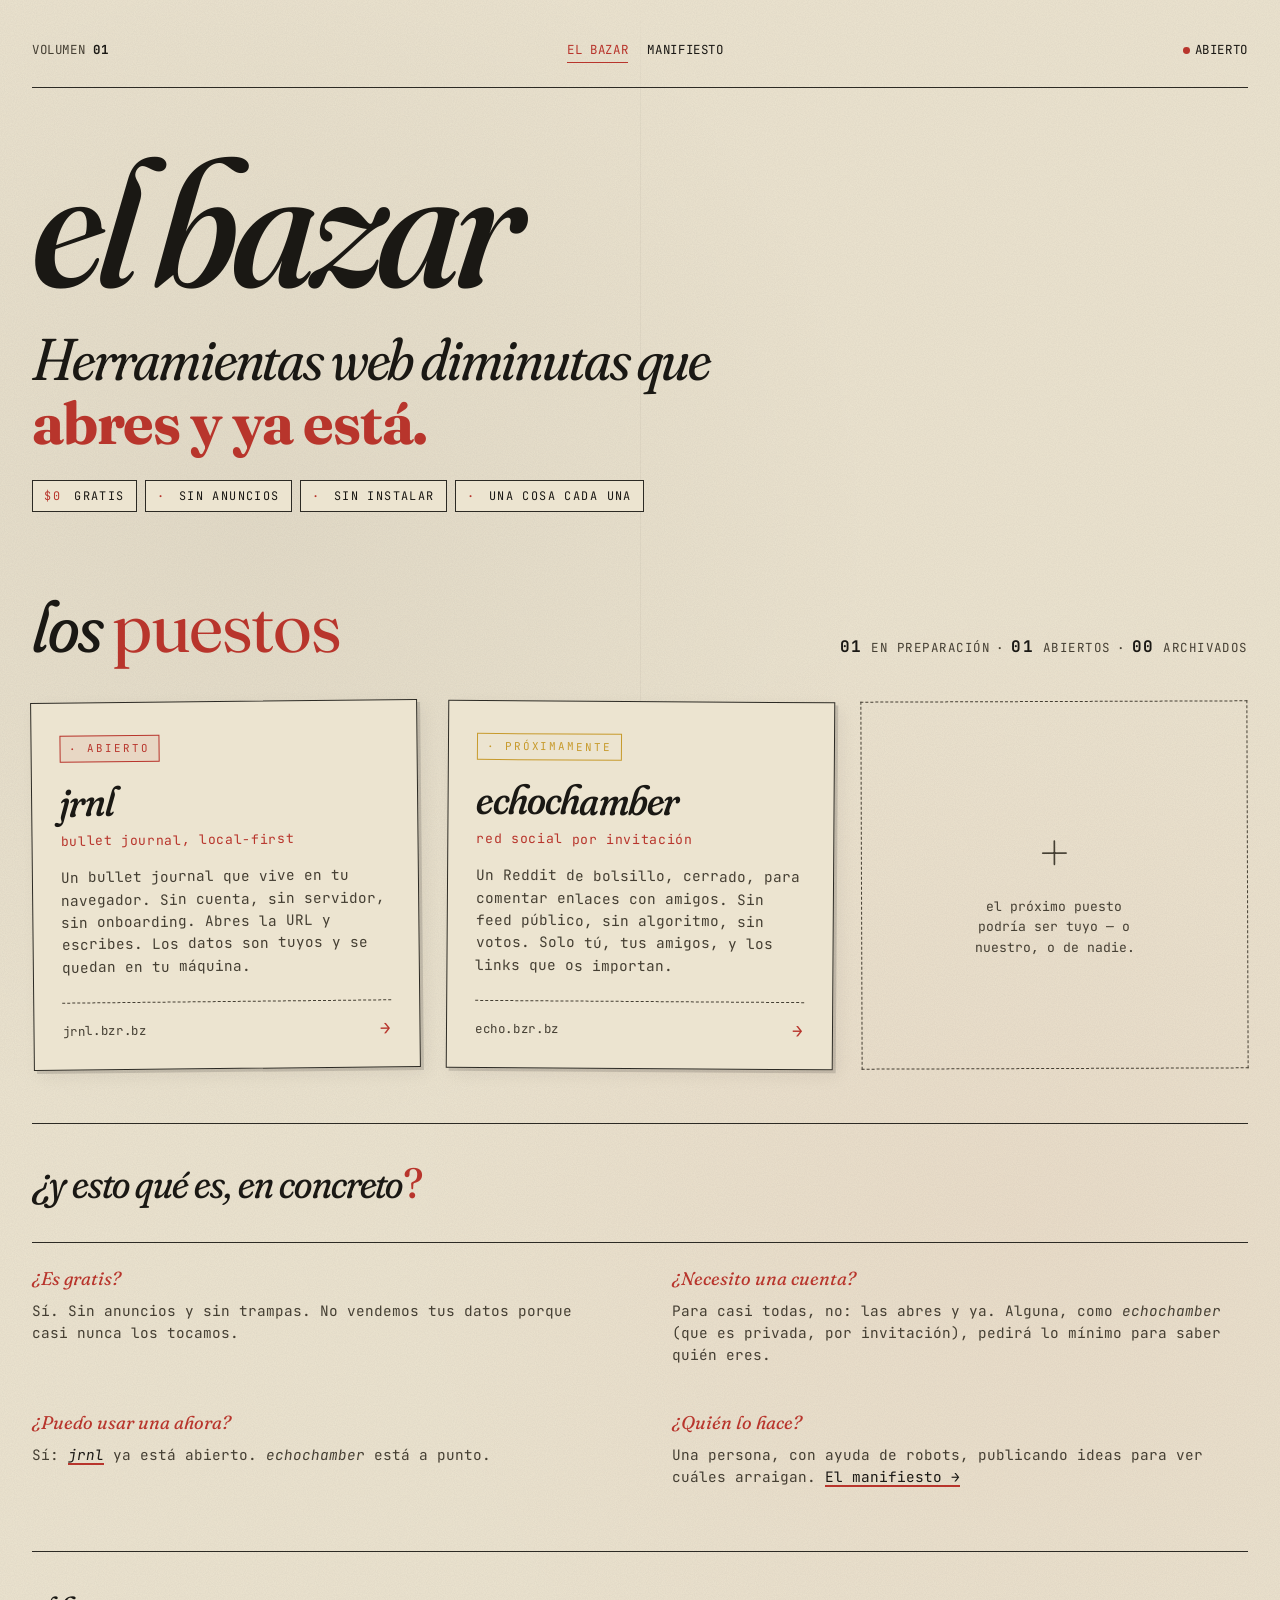
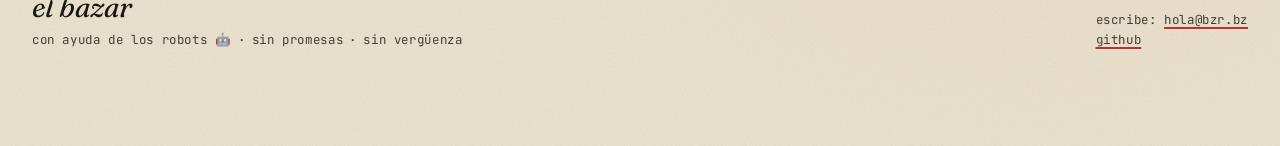
<file: index.html>
<!doctype html>
<html lang="es">
<head>
  <meta charset="utf-8" />
  <meta name="viewport" content="width=device-width, initial-scale=1" />
  <title>el bazar — herramientas web diminutas</title>
  <meta name="description" content="el bazar: herramientas web pequeñas que abres y usas. Gratis, sin anuncios, sin instalar — una cosa cada una. Publicar pronto, publicar feo." />
  <link rel="preconnect" href="https://fonts.googleapis.com" />
  <link rel="preconnect" href="https://fonts.gstatic.com" crossorigin />
  <link href="https://fonts.googleapis.com/css2?family=Fraunces:ital,opsz,wght,SOFT,WONK@0,9..144,300..900,0..100,0..1;1,9..144,300..900,0..100,0..1&family=JetBrains+Mono:ital,wght@0,300..700;1,300..700&display=swap" rel="stylesheet" />
  <link rel="stylesheet" href="styles.css" />
</head>
<body>
  <div class="page">

    <div class="topbar">
      <div class="issue">volumen <strong>01</strong></div>
      <nav>
        <a href="/" aria-current="page">el bazar</a>
        <a href="/manifiesto.html">manifiesto</a>
      </nav>
      <div class="topbar-end">
        <span class="status-open"><span class="dot"></span>abierto</span>
      </div>
    </div>

    <!-- HERO llano (01) -->
    <section class="hero c-hero">
      <h1 class="wordmark">el bazar</h1>
      <p class="c-say">Herramientas web diminutas que <b>abres y ya está.</b></p>
      <div class="c-chips">
        <span><b>$0</b> gratis</span>
        <span><b>·</b> sin anuncios</span>
        <span><b>·</b> sin instalar</span>
        <span><b>·</b> una cosa cada una</span>
      </div>
    </section>

    <!-- LOS PUESTOS -->
    <section class="market">
      <header class="section-head">
        <h2>los <em>puestos</em></h2>
        <div class="count"><span><strong>01</strong> en preparación</span><span><strong>01</strong> abiertos</span><span><strong>00</strong> archivados</span></div>
      </header>

      <div class="stalls">
        <a class="stall" href="https://jrnl.bzr.bz">
          <span class="status status--open">· abierto</span>
          <h3 class="name">jrnl</h3>
          <p class="tagline-txt">bullet journal, local-first</p>
          <p>Un bullet journal que vive en tu navegador. Sin cuenta, sin servidor, sin onboarding. Abres la URL y escribes. Los datos son tuyos y se quedan en tu máquina.</p>
          <footer>
            <span>jrnl.bzr.bz</span>
            <span class="arrow" aria-hidden="true">→</span>
          </footer>
        </a>

        <a class="stall" href="https://echo.bzr.bz" aria-disabled="true">
          <span class="status status--soon">· próximamente</span>
          <h3 class="name">echochamber</h3>
          <p class="tagline-txt">red social por invitación</p>
          <p>Un Reddit de bolsillo, cerrado, para comentar enlaces con amigos. Sin feed público, sin algoritmo, sin votos. Solo tú, tus amigos, y los links que os importan.</p>
          <footer>
            <span>echo.bzr.bz</span>
            <span class="arrow" aria-hidden="true">→</span>
          </footer>
        </a>

        <div class="stall empty" aria-hidden="true">
          <div class="plus">+</div>
          <p>el próximo puesto podría ser tuyo — o nuestro, o de nadie.</p>
        </div>
      </div>
    </section>

    <!-- PREGUNTAS RAZONABLES (03) -->
    <div class="c-faq-head">
      <h2>¿y esto qué es, en concreto<span class="mark">?</span></h2>
    </div>
    <div class="c-faq">
      <div>
        <div class="c-item" style="border-width: 0px">
          <dt>¿Es gratis?</dt>
          <dd>Sí. Sin anuncios y sin trampas. No vendemos tus datos porque casi nunca los tocamos.</dd>
        </div>
      </div>
      <div>
        <div class="c-item" style="border-width: 0px">
          <dt>¿Necesito una cuenta?</dt>
          <dd>Para casi todas, no: las abres y ya. Alguna, como <em>echochamber</em> (que es privada, por invitación), pedirá lo mínimo para saber quién eres.</dd>
        </div>
      </div>
      <div>
        <div class="c-item" style="border-width: 0px">
          <dt>¿Puedo usar una ahora?</dt>
          <dd>Sí: <a href="https://jrnl.bzr.bz"><em>jrnl</em></a> ya está abierto. <em>echochamber</em> está a punto.</dd>
        </div>
      </div>
      <div>
        <div class="c-item" style="border-width: 0px">
          <dt>¿Quién lo hace?</dt>
          <dd>Una persona, con ayuda de robots, publicando ideas para ver cuáles arraigan. <a href="/manifiesto.html">El manifiesto →</a></dd>
        </div>
      </div>
    </div>

    <footer class="site">
      <div>
        <div class="sig">el bazar</div>
        <div class="foot-meta"><span>con ayuda de los robots 🤖</span><span>sin promesas</span><span>sin vergüenza</span></div>
      </div>
      <div class="contact">
        <div>escribe: <a href="mailto:hola@bzr.bz">hola@bzr.bz</a></div>
        <div class="foot-links"><span><a href="https://github.com/bzrbz">github</a></span></div>
      </div>
    </footer>

  </div>
</body>
</html>
</file>
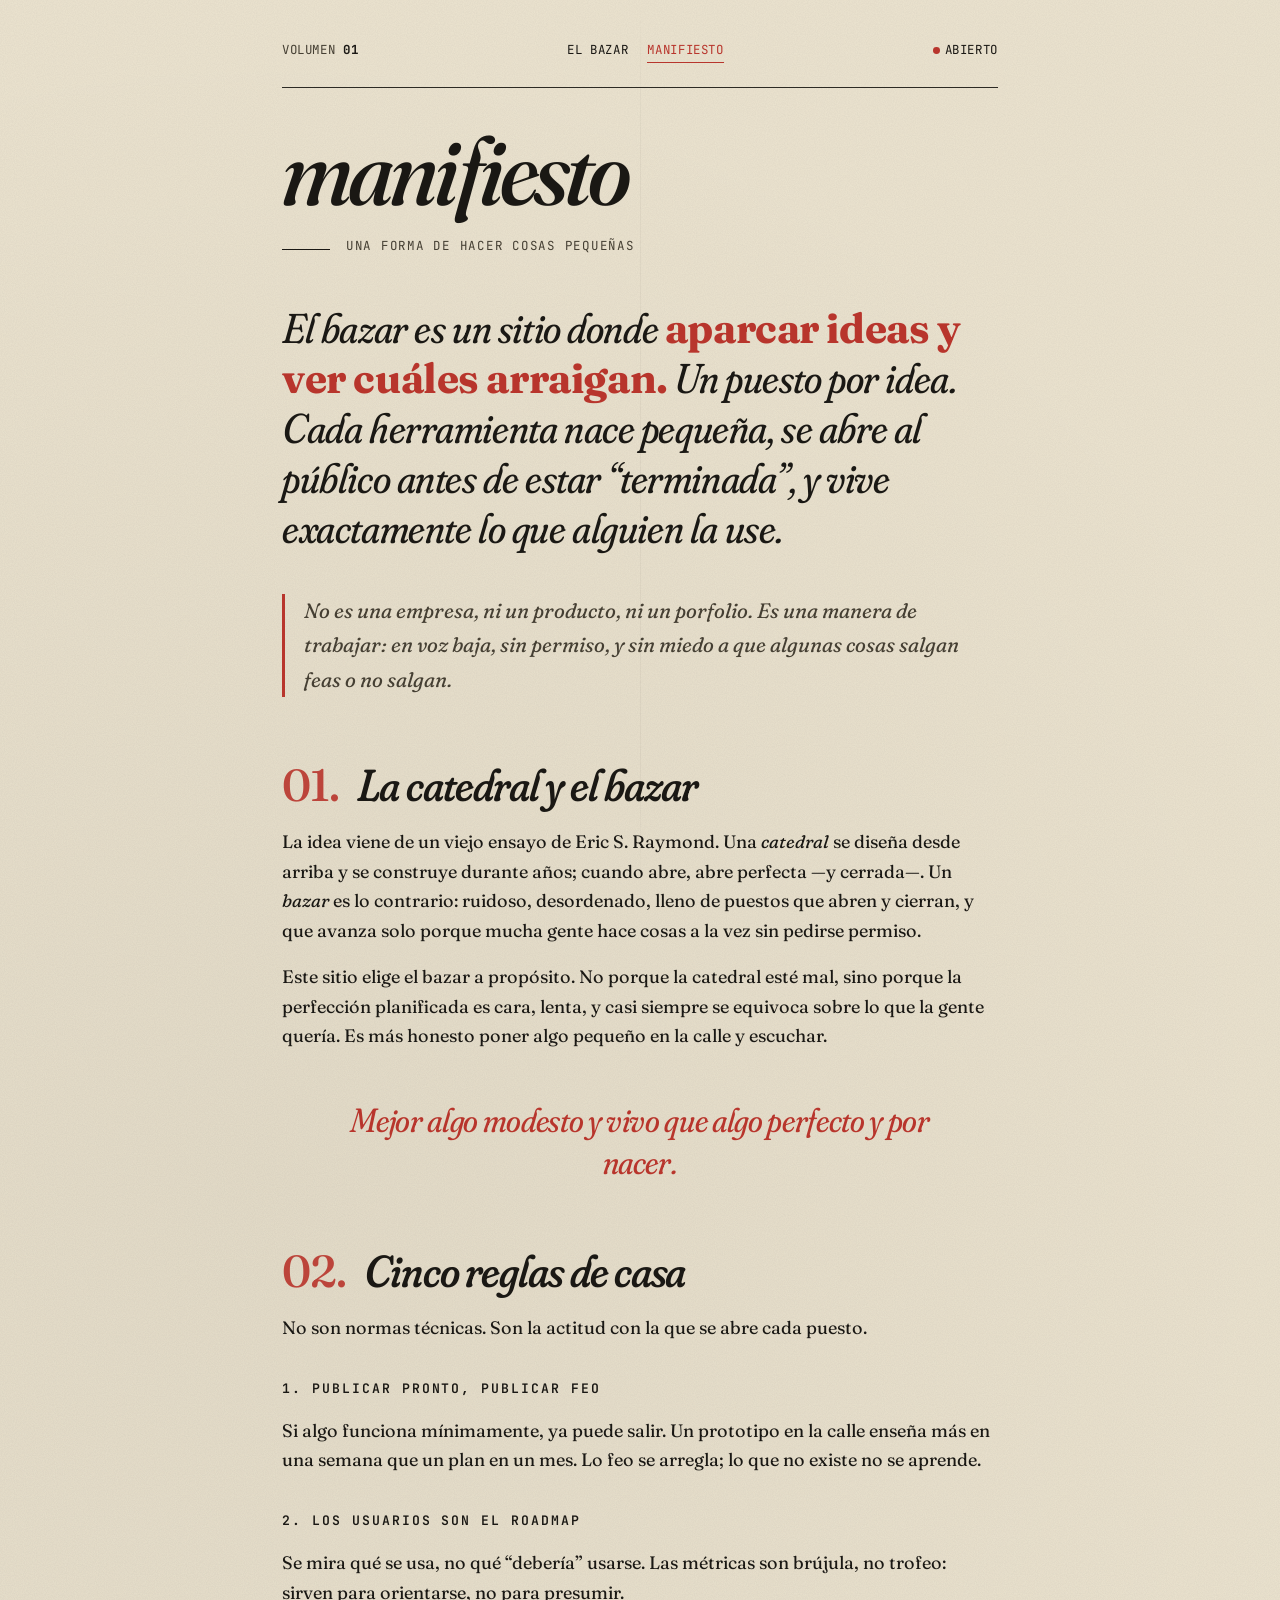
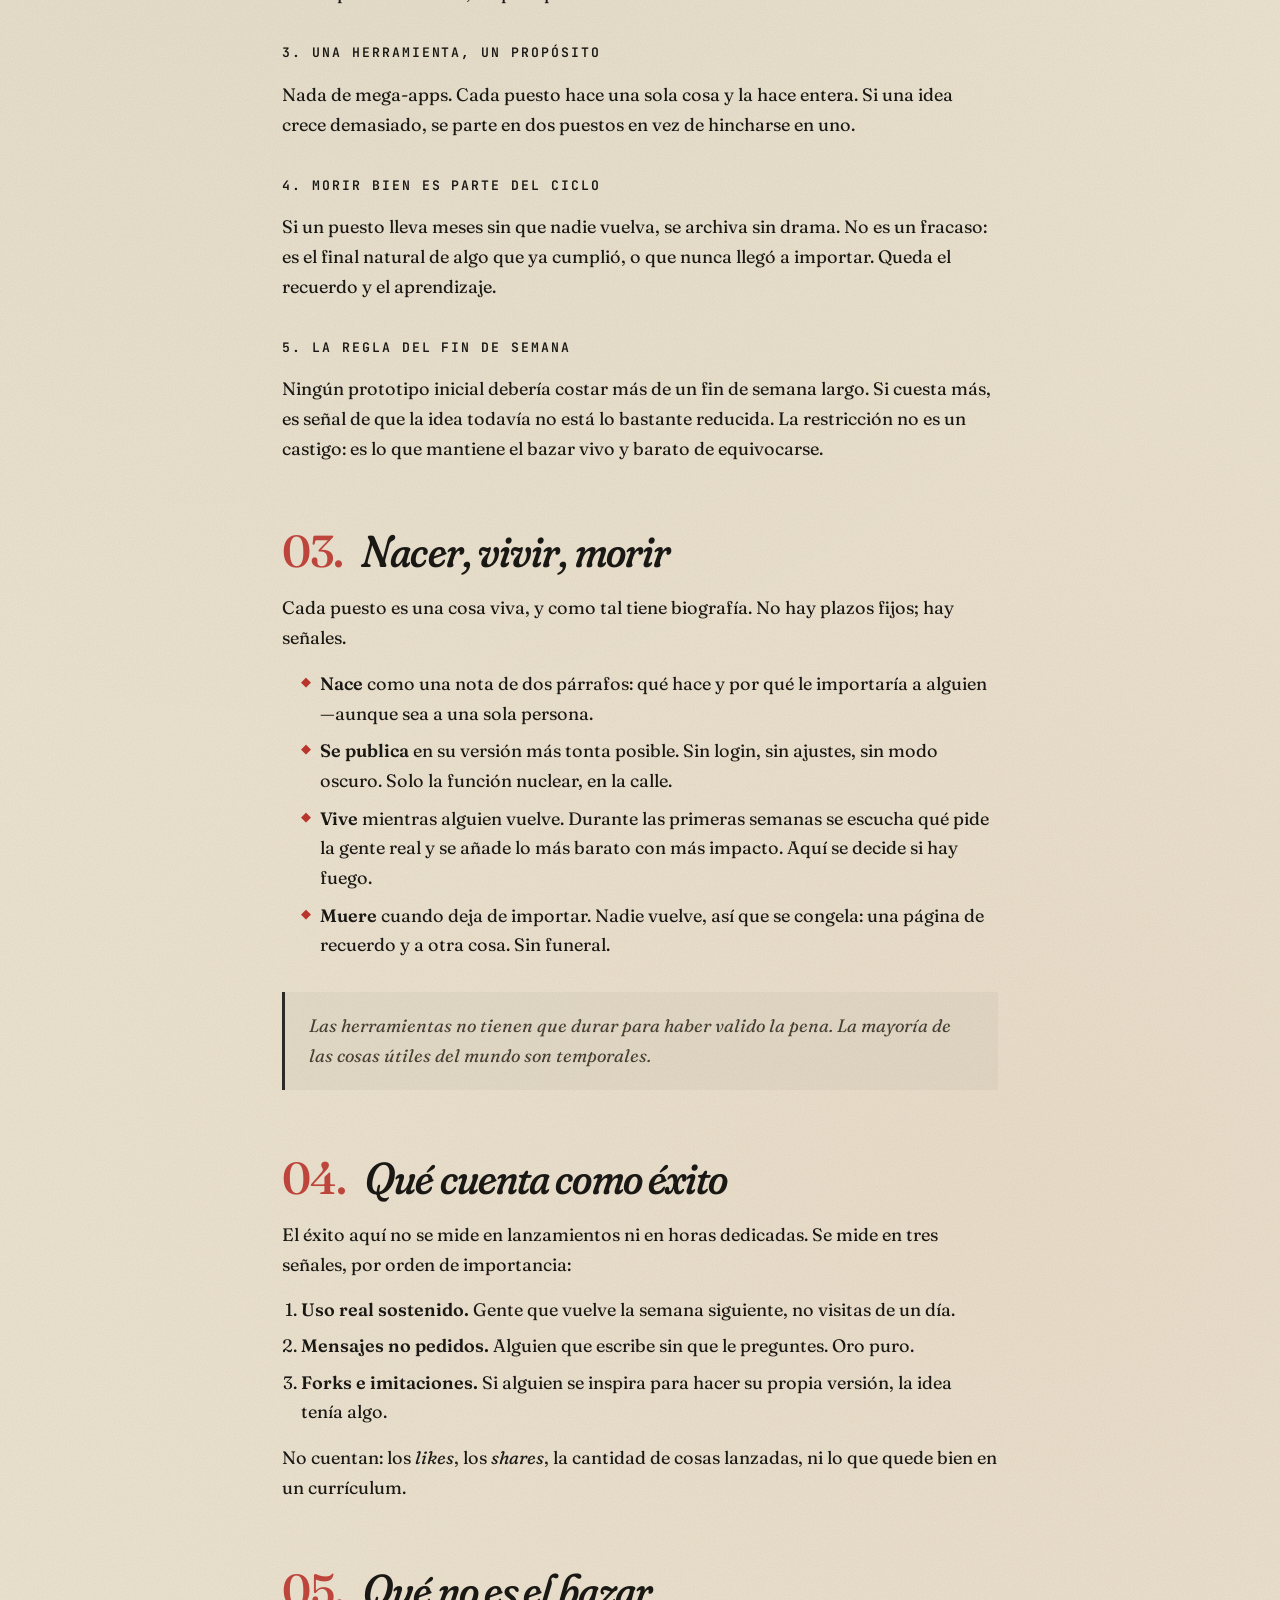
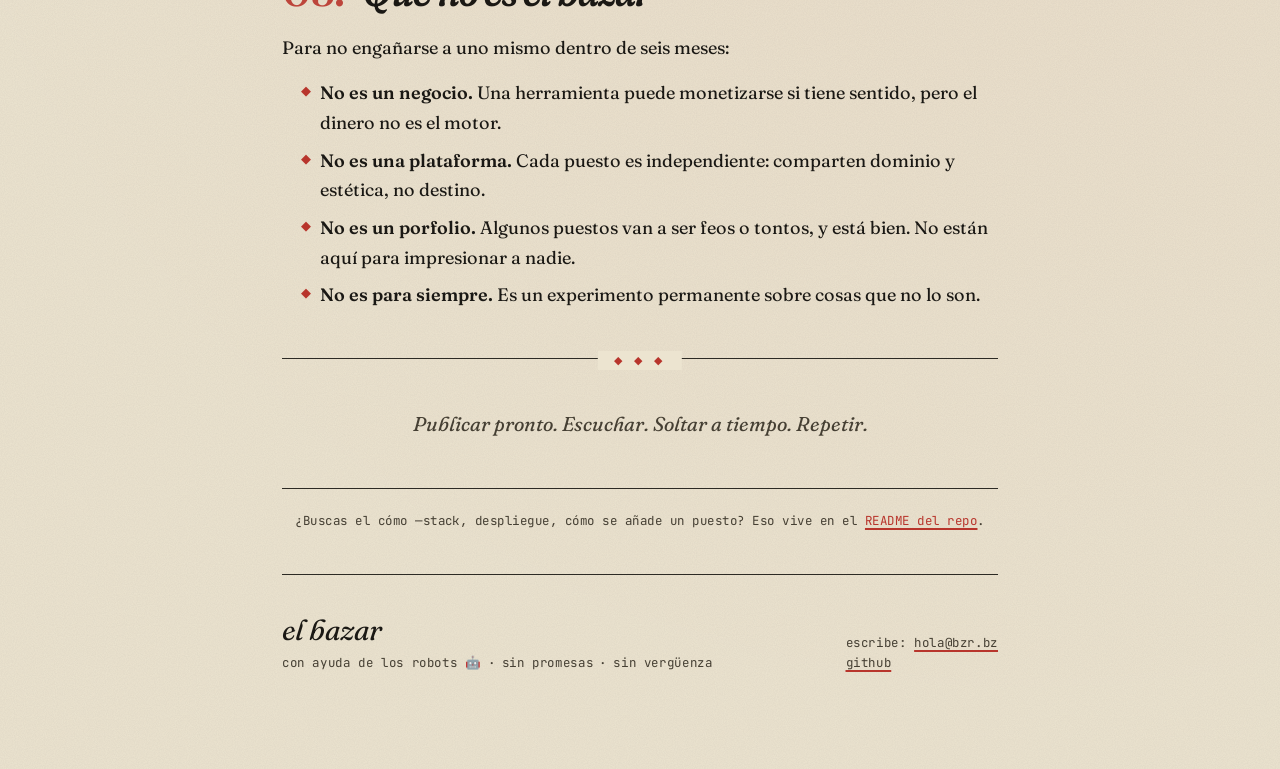
<file: manifiesto.html>
<!doctype html>
<html lang="es">
<head>
  <meta charset="utf-8" />
  <meta name="viewport" content="width=device-width, initial-scale=1" />
  <title>manifiesto — el bazar</title>
  <meta name="description" content="El manifiesto del bazar. Una forma de hacer cosas pequeñas: publicar pronto, mirar quién vuelve, dejar morir lo que ya no sirve, sin drama." />

  <link rel="preconnect" href="https://fonts.googleapis.com" />
  <link rel="preconnect" href="https://fonts.gstatic.com" crossorigin />
  <link href="https://fonts.googleapis.com/css2?family=Fraunces:ital,opsz,wght,SOFT,WONK@0,9..144,300..900,0..100,0..1;1,9..144,300..900,0..100,0..1&family=JetBrains+Mono:ital,wght@0,300..700;1,300..700&display=swap" rel="stylesheet" />
  <link rel="stylesheet" href="styles.css" />
</head>
<body>
  <div class="page narrow">

    <div class="topbar">
      <div class="issue">volumen <strong>01</strong></div>
      <nav>
        <a href="/">el bazar</a>
        <a href="/manifiesto.html" aria-current="page">manifiesto</a>
      </nav>
      <div class="topbar-end">
        <span class="status-open"><span class="dot"></span>abierto</span>
      </div>
    </div>

    <section class="hero compact">
      <h1 class="wordmark">manifiesto</h1>
      <div class="tagline">una forma de hacer cosas pequeñas</div>
    </section>

    <article class="prose">

      <p class="opener">
        El bazar es un sitio donde <b>aparcar ideas y ver cuáles arraigan.</b> Un puesto por idea. Cada herramienta nace pequeña, se abre al público antes de estar “terminada”, y vive exactamente lo que alguien la use.
      </p>

      <p class="lede">
        No es una empresa, ni un producto, ni un porfolio. Es una manera de trabajar: en voz baja, sin permiso, y sin miedo a que algunas cosas salgan feas o no salgan.
      </p>

      <h2 data-num="01">La catedral y el bazar</h2>

      <p>La idea viene de un viejo ensayo de Eric S. Raymond. Una <em>catedral</em> se diseña desde arriba y se construye durante años; cuando abre, abre perfecta —y cerrada—. Un <em>bazar</em> es lo contrario: ruidoso, desordenado, lleno de puestos que abren y cierran, y que avanza solo porque mucha gente hace cosas a la vez sin pedirse permiso.</p>

      <p>Este sitio elige el bazar a propósito. No porque la catedral esté mal, sino porque la perfección planificada es cara, lenta, y casi siempre se equivoca sobre lo que la gente quería. Es más honesto poner algo pequeño en la calle y escuchar.</p>

      <p class="pull">Mejor algo modesto y vivo que algo perfecto y por nacer.</p>

      <h2 data-num="02">Cinco reglas de casa</h2>

      <p>No son normas técnicas. Son la actitud con la que se abre cada puesto.</p>

      <h3>1. Publicar pronto, publicar feo</h3>
      <p>Si algo funciona mínimamente, ya puede salir. Un prototipo en la calle enseña más en una semana que un plan en un mes. Lo feo se arregla; lo que no existe no se aprende.</p>

      <h3>2. Los usuarios son el roadmap</h3>
      <p>Se mira qué se usa, no qué “debería” usarse. Las métricas son brújula, no trofeo: sirven para orientarse, no para presumir.</p>

      <h3>3. Una herramienta, un propósito</h3>
      <p>Nada de mega-apps. Cada puesto hace una sola cosa y la hace entera. Si una idea crece demasiado, se parte en dos puestos en vez de hincharse en uno.</p>

      <h3>4. Morir bien es parte del ciclo</h3>
      <p>Si un puesto lleva meses sin que nadie vuelva, se archiva sin drama. No es un fracaso: es el final natural de algo que ya cumplió, o que nunca llegó a importar. Queda el recuerdo y el aprendizaje.</p>

      <h3>5. La regla del fin de semana</h3>
      <p>Ningún prototipo inicial debería costar más de un fin de semana largo. Si cuesta más, es señal de que la idea todavía no está lo bastante reducida. La restricción no es un castigo: es lo que mantiene el bazar vivo y barato de equivocarse.</p>

      <h2 data-num="03">Nacer, vivir, morir</h2>

      <p>Cada puesto es una cosa viva, y como tal tiene biografía. No hay plazos fijos; hay señales.</p>

      <ul>
        <li><strong>Nace</strong> como una nota de dos párrafos: qué hace y por qué le importaría a alguien —aunque sea a una sola persona.</li>
        <li><strong>Se publica</strong> en su versión más tonta posible. Sin login, sin ajustes, sin modo oscuro. Solo la función nuclear, en la calle.</li>
        <li><strong>Vive</strong> mientras alguien vuelve. Durante las primeras semanas se escucha qué pide la gente real y se añade lo más barato con más impacto. Aquí se decide si hay fuego.</li>
        <li><strong>Muere</strong> cuando deja de importar. Nadie vuelve, así que se congela: una página de recuerdo y a otra cosa. Sin funeral.</li>
      </ul>

      <blockquote>
        <p>Las herramientas no tienen que durar para haber valido la pena. La mayoría de las cosas útiles del mundo son temporales.</p>
      </blockquote>

      <h2 data-num="04">Qué cuenta como éxito</h2>

      <p>El éxito aquí no se mide en lanzamientos ni en horas dedicadas. Se mide en tres señales, por orden de importancia:</p>

      <ol>
        <li><strong>Uso real sostenido.</strong> Gente que vuelve la semana siguiente, no visitas de un día.</li>
        <li><strong>Mensajes no pedidos.</strong> Alguien que escribe sin que le preguntes. Oro puro.</li>
        <li><strong>Forks e imitaciones.</strong> Si alguien se inspira para hacer su propia versión, la idea tenía algo.</li>
      </ol>

      <p>No cuentan: los <em>likes</em>, los <em>shares</em>, la cantidad de cosas lanzadas, ni lo que quede bien en un currículum.</p>

      <h2 data-num="05">Qué no es el bazar</h2>

      <p>Para no engañarse a uno mismo dentro de seis meses:</p>

      <ul>
        <li><strong>No es un negocio.</strong> Una herramienta puede monetizarse si tiene sentido, pero el dinero no es el motor.</li>
        <li><strong>No es una plataforma.</strong> Cada puesto es independiente: comparten dominio y estética, no destino.</li>
        <li><strong>No es un porfolio.</strong> Algunos puestos van a ser feos o tontos, y está bien. No están aquí para impresionar a nadie.</li>
        <li><strong>No es para siempre.</strong> Es un experimento permanente sobre cosas que no lo son.</li>
      </ul>

      <hr />

      <p class="closer">Publicar pronto. Escuchar. Soltar a tiempo. Repetir.</p>

      <p class="tech-note">
        ¿Buscas el cómo —stack, despliegue, cómo se añade un puesto? Eso vive en el <a href="https://github.com/bzrbz/bzr.bz">README del repo</a>.
      </p>

    </article>

    <footer class="site">
      <div>
        <div class="sig">el bazar</div>
        <div class="foot-meta"><span>con ayuda de los robots 🤖</span><span>sin promesas</span><span>sin vergüenza</span></div>
      </div>
      <div class="contact">
        <div>escribe: <a href="mailto:hola@bzr.bz">hola@bzr.bz</a></div>
        <div class="foot-links"><span><a href="https://github.com/bzrbz">github</a></span></div>
      </div>
    </footer>

  </div>
</body>
</html>
</file>
<file: styles.css>
/* ===========================================================
   bzr.bz — styles
   Zine-brutalist / tablón de barrio hacker
   =========================================================== */

:root {
  --paper: #ece4d0;
  --paper-dark: #d8cdb0;
  --ink: #1a1814;
  --ink-soft: #453f33;
  --stamp: #b8352c;
  --stamp-faded: #a23b2e;
  --tape: #e8d98a;
  --mustard: #c79a2b;
  --line: #2c2a24;

  --fs-display: clamp(4rem, 14vw, 12rem);
  --fs-lede: clamp(1.05rem, 1.6vw, 1.25rem);
  --fs-body: 0.98rem;
  --fs-meta: 0.78rem;

  --serif: "Fraunces", "Times New Roman", serif;
  --mono: "JetBrains Mono", ui-monospace, "Menlo", monospace;
}

* { box-sizing: border-box; }

html, body { margin: 0; padding: 0; }

body {
  font-family: var(--mono);
  font-size: var(--fs-body);
  line-height: 1.6;
  color: var(--ink);
  background: var(--paper);
  background-image:
    radial-gradient(circle at 20% 30%, rgba(26,24,20,0.04) 0, transparent 40%),
    radial-gradient(circle at 80% 70%, rgba(184,53,44,0.035) 0, transparent 40%),
    url("data:image/svg+xml;utf8,<svg xmlns='http://www.w3.org/2000/svg' width='220' height='220'><filter id='n'><feTurbulence type='fractalNoise' baseFrequency='0.9' numOctaves='2' stitchTiles='stitch'/><feColorMatrix values='0 0 0 0 0.1  0 0 0 0 0.09  0 0 0 0 0.08  0 0 0 0.08 0'/></filter><rect width='100%25' height='100%25' filter='url(%23n)'/></svg>");
  min-height: 100vh;
  overflow-x: hidden;
}

::selection { background: var(--stamp); color: var(--paper); }

a { color: var(--ink); text-decoration-color: var(--stamp); text-decoration-thickness: 2px; text-underline-offset: 3px; }
a:hover { color: var(--stamp); }

/* ============ LAYOUT ============ */

.page {
  max-width: 1280px;
  margin: 0 auto;
  padding: 2.5rem 2rem 6rem;
  position: relative;
}

.page.narrow { max-width: 780px; }

.page::before {
  content: "";
  position: fixed;
  top: 0; bottom: 0;
  left: 50%;
  width: 1px;
  background: linear-gradient(to bottom, transparent 0%, rgba(26,24,20,0.04) 15%, rgba(26,24,20,0.04) 85%, transparent 100%);
  pointer-events: none;
  z-index: 0;
}

.page > * { position: relative; z-index: 1; }

/* ============ TOP BAR ============ */

.topbar {
  display: flex;
  justify-content: space-between;
  align-items: baseline;
  gap: 2rem;
  padding-bottom: 1.5rem;
  border-bottom: 1px solid var(--line);
  font-family: var(--mono);
  font-size: var(--fs-meta);
  letter-spacing: 0.05em;
  text-transform: uppercase;
  flex-wrap: wrap;
}

.topbar .issue { color: var(--ink-soft); }
.topbar .issue strong { color: var(--ink); }

.topbar nav {
  display: flex;
  gap: 1.2rem;
  align-items: baseline;
}

.topbar nav a {
  color: var(--ink);
  text-decoration: none;
  border-bottom: 1px solid transparent;
  padding-bottom: 2px;
  transition: border-color 0.15s ease;
}
.topbar nav a:hover,
.topbar nav a[aria-current="page"] { border-bottom-color: var(--stamp); color: var(--stamp); }

.topbar .dot {
  display: inline-block;
  width: 0.55em; height: 0.55em;
  border-radius: 50%;
  background: var(--stamp);
  margin-right: 0.4em;
  animation: pulse 2.4s ease-in-out infinite;
  vertical-align: middle;
}

@keyframes pulse {
  0%, 100% { opacity: 1; transform: scale(1); }
  50% { opacity: 0.5; transform: scale(0.85); }
}

/* ============ HERO / WORDMARK ============ */

.hero {
  margin: 4rem 0 5rem;
  position: relative;
}

.hero.compact { margin: 2.5rem 0 3rem; }

.wordmark {
  font-family: var(--serif);
  font-size: var(--fs-display);
  font-weight: 500;
  font-variation-settings: "SOFT" 30, "WONK" 1, "opsz" 144;
  line-height: 0.88;
  letter-spacing: -0.04em;
  margin: 0;
  color: var(--ink);
  font-style: italic;
}

.hero.compact .wordmark { font-size: clamp(3rem, 8vw, 6rem); }

.wordmark .dot-sep {
  color: var(--stamp);
  font-style: normal;
  font-variation-settings: "SOFT" 0, "WONK" 0, "opsz" 144;
}

.tagline {
  display: flex;
  align-items: baseline;
  gap: 1rem;
  margin-top: 1.5rem;
  font-family: var(--mono);
  font-size: var(--fs-meta);
  letter-spacing: 0.14em;
  text-transform: uppercase;
  color: var(--ink-soft);
}
.tagline::before {
  content: "";
  width: 3rem; height: 1px;
  background: var(--ink);
  display: inline-block;
}

.pronounce {
  font-family: var(--serif);
  font-style: italic;
  font-variation-settings: "WONK" 0;
  font-size: 1.1rem;
  color: var(--ink-soft);
  margin-top: 2rem;
  text-transform: none;
  letter-spacing: 0;
}
.pronounce::before { content: "/ "; color: var(--stamp); }
.pronounce::after { content: " /"; color: var(--stamp); }

/* Stamp */
.stamp {
  position: absolute;
  top: 1rem;
  right: 0;
  border: 3px double var(--stamp);
  color: var(--stamp);
  padding: 0.7rem 1.2rem;
  font-family: var(--mono);
  font-size: 0.72rem;
  text-transform: uppercase;
  letter-spacing: 0.15em;
  text-align: center;
  transform: rotate(8deg);
  line-height: 1.3;
  opacity: 0.85;
  mix-blend-mode: multiply;
}
.stamp strong {
  font-size: 1.1rem;
  display: block;
  letter-spacing: 0.2em;
  margin-bottom: 0.1rem;
}
.stamp small {
  display: block;
  font-size: 0.62rem;
  opacity: 0.85;
  margin-top: 0.25rem;
  font-variant-numeric: tabular-nums;
}

@media (max-width: 640px) {
  .stamp { top: auto; bottom: -2rem; right: 1rem; transform: rotate(-5deg) scale(0.85); }
}

/* ============ MANIFESTO ============ */

.manifesto {
  display: grid;
  grid-template-columns: 1fr;
  gap: 2.5rem;
  padding: 3rem 0;
  border-top: 3px solid var(--line);
  border-bottom: 1px solid var(--line);
  position: relative;
}

.manifesto::before {
  content: "";
  position: absolute;
  top: -3px; left: 0;
  width: 30%;
  height: 3px;
  background: var(--stamp);
}

.manifesto .quote {
  font-family: var(--serif);
  font-style: italic;
  font-variation-settings: "SOFT" 50, "WONK" 0, "opsz" 144;
  font-size: clamp(1.3rem, 2.4vw, 1.9rem);
  line-height: 1.35;
  color: var(--ink);
  margin: 0;
  max-width: 48ch;
}
.quote cite {
  display: block;
  font-family: var(--mono);
  font-style: normal;
  font-size: var(--fs-meta);
  letter-spacing: 0.1em;
  text-transform: uppercase;
  color: var(--ink-soft);
  margin-top: 1rem;
}
.quote cite::before { content: "— "; }

.manifesto .cols {
  display: grid;
  grid-template-columns: repeat(auto-fit, minmax(220px, 1fr));
  gap: 2.5rem;
}

.principle {
  position: relative;
  padding-top: 1rem;
}
.principle .num {
  font-family: var(--serif);
  font-style: italic;
  font-variation-settings: "WONK" 1, "opsz" 144;
  font-size: 3.2rem;
  line-height: 1;
  color: var(--stamp);
  display: block;
  margin-bottom: 0.3rem;
}
.principle h3 {
  font-family: var(--mono);
  font-size: 0.82rem;
  letter-spacing: 0.15em;
  text-transform: uppercase;
  margin: 0 0 0.7rem;
  color: var(--ink);
}
.principle p {
  margin: 0;
  font-size: 0.92rem;
  line-height: 1.55;
  color: var(--ink-soft);
}

.read-more {
  grid-column: 1 / -1;
  margin-top: 1rem;
  font-family: var(--mono);
  font-size: var(--fs-meta);
  letter-spacing: 0.1em;
  text-transform: uppercase;
}
.read-more a {
  color: var(--stamp);
  text-decoration-thickness: 1px;
  text-underline-offset: 5px;
}
.read-more a::after { content: " →"; transition: transform 0.2s ease; display: inline-block; }
.read-more a:hover::after { transform: translateX(3px); }

/* ============ PUESTOS / TOOLS ============ */

.market { margin-top: 5rem; }

.section-head {
  display: flex;
  align-items: baseline;
  justify-content: space-between;
  gap: 2rem;
  margin-bottom: 2.5rem;
  flex-wrap: wrap;
}

.section-head h2 {
  font-family: var(--serif);
  font-variation-settings: "SOFT" 100, "WONK" 1, "opsz" 144;
  font-size: clamp(2.5rem, 6vw, 4.5rem);
  font-weight: 400;
  font-style: italic;
  line-height: 0.95;
  margin: 0;
  color: var(--ink);
  letter-spacing: -0.02em;
}
.section-head h2 em {
  font-style: normal;
  color: var(--stamp);
  font-variation-settings: "SOFT" 0, "WONK" 0;
}

.section-head .count {
  font-family: var(--mono);
  font-size: var(--fs-meta);
  letter-spacing: 0.12em;
  text-transform: uppercase;
  color: var(--ink-soft);
  display: flex;
  align-items: baseline;
  flex-wrap: nowrap;
  gap: 0;
  white-space: nowrap;
}
.section-head .count span + span::before {
  content: "·";
  margin: 0 0.5em;
}
.section-head .count strong {
  color: var(--ink);
  font-size: 1rem;
  font-variant-numeric: tabular-nums;
}

@media (max-width: 640px) {
  .section-head { flex-direction: column; align-items: flex-start; gap: 0.5rem; }
  .section-head .count { flex-direction: column; gap: 0.2em; }
  .section-head .count span + span::before { content: none; }
}

.stalls {
  display: grid;
  grid-template-columns: repeat(auto-fill, minmax(300px, 1fr));
  gap: 1.75rem;
}

.stall {
  position: relative;
  background: var(--paper);
  border: 1.5px solid var(--line);
  padding: 2rem 1.75rem 1.5rem;
  box-shadow:
    3px 3px 0 rgba(26,24,20,0.15),
    6px 6px 18px rgba(26,24,20,0.06);
  text-decoration: none;
  color: inherit;
  display: flex;
  flex-direction: column;
  min-height: 260px;
  transition: transform 0.2s ease, box-shadow 0.2s ease;
}
.stall:nth-child(3n+1) { transform: rotate(-0.6deg); }
.stall:nth-child(3n+2) { transform: rotate(0.4deg); }
.stall:nth-child(3n+3) { transform: rotate(-0.2deg); }

.stall:hover {
  transform: rotate(0) translate(-2px, -3px);
  box-shadow:
    5px 5px 0 rgba(26,24,20,0.18),
    10px 10px 24px rgba(26,24,20,0.1);
}
.stall[aria-disabled="true"]:hover { transform: rotate(-0.6deg); box-shadow: 3px 3px 0 rgba(26,24,20,0.15); }

.stall.taped::before {
  content: "";
  position: absolute;
  top: -14px; left: 50%;
  transform: translateX(-50%) rotate(-2deg);
  width: 90px; height: 22px;
  background: var(--tape);
  opacity: 0.8;
  box-shadow: 0 2px 4px rgba(0,0,0,0.08);
  border-left: 1px dashed rgba(0,0,0,0.12);
  border-right: 1px dashed rgba(0,0,0,0.12);
}

.stall-text { display: contents; }

.stall .status {
  display: inline-block;
  font-family: var(--mono);
  font-size: 0.68rem;
  letter-spacing: 0.18em;
  text-transform: uppercase;
  padding: 0.25rem 0.55rem;
  border: 1px solid currentColor;
  align-self: flex-start;
  margin-bottom: 1.25rem;
}
.status--soon { color: var(--mustard); }
.status--open { color: var(--stamp); background: rgba(184,53,44,0.07); }
.status--closed { color: var(--ink-soft); opacity: 0.7; text-decoration: line-through; }

.stall .name {
  font-family: var(--serif);
  font-style: italic;
  font-variation-settings: "SOFT" 80, "WONK" 1, "opsz" 144;
  font-size: 2.6rem;
  font-weight: 500;
  line-height: 0.95;
  margin: 0 0 0.6rem;
  color: var(--ink);
  letter-spacing: -0.02em;
}

.stall .tagline-txt {
  font-family: var(--mono);
  font-size: 0.82rem;
  color: var(--stamp);
  letter-spacing: 0.05em;
  margin: 0 0 0.9rem;
}

.stall p {
  margin: 0 0 1.5rem;
  font-size: 0.9rem;
  line-height: 1.55;
  color: var(--ink-soft);
  flex: 1;
}

.stall footer {
  display: flex;
  justify-content: space-between;
  align-items: center;
  font-family: var(--mono);
  font-size: var(--fs-meta);
  color: var(--ink-soft);
  border-top: 1px dashed currentColor;
  padding-top: 0.9rem;
  letter-spacing: 0.05em;
}
.stall footer .arrow {
  color: var(--stamp);
  font-size: 1.1rem;
  transition: transform 0.2s ease;
}
.stall:hover footer .arrow { transform: translateX(4px); }

.stall.empty {
  border: 1.5px dashed var(--ink-soft);
  background: transparent;
  box-shadow: none;
  justify-content: center;
  align-items: center;
  text-align: center;
  color: var(--ink-soft);
}
.stall.empty:hover { transform: rotate(-0.2deg); box-shadow: none; }
.stall.empty .plus {
  font-family: var(--serif);
  font-size: 4rem;
  line-height: 1;
  color: var(--ink-soft);
  margin: 0 0 0.8rem;
  font-weight: 300;
}
.stall.empty p {
  font-size: 0.82rem;
  max-width: 22ch;
  margin: 0;
  flex: 0;
}

/* ============ PROSE (manifiesto.html) ============ */

.prose {
  font-family: var(--serif);
  font-variation-settings: "SOFT" 20, "WONK" 0, "opsz" 14;
  font-size: 1.125rem;
  line-height: 1.65;
  color: var(--ink);
  max-width: 62ch;
  margin: 0 auto;
}

.prose h2 {
  font-family: var(--serif);
  font-variation-settings: "SOFT" 100, "WONK" 1, "opsz" 144;
  font-size: clamp(1.8rem, 4vw, 2.8rem);
  font-weight: 500;
  font-style: italic;
  line-height: 1.05;
  letter-spacing: -0.02em;
  margin: 4rem 0 1.2rem;
  color: var(--ink);
}
.prose h2::before {
  content: attr(data-num) ".";
  color: var(--stamp);
  font-style: normal;
  margin-right: 0.4em;
  font-variation-settings: "WONK" 0;
  opacity: 0.9;
}

.prose h3 {
  font-family: var(--mono);
  font-size: 0.82rem;
  font-weight: 600;
  letter-spacing: 0.15em;
  text-transform: uppercase;
  margin: 2.2rem 0 0.5rem;
  color: var(--ink);
}

.prose p { margin: 1rem 0; }

.prose p.lede {
  font-size: 1.3rem;
  font-variation-settings: "SOFT" 60, "WONK" 0, "opsz" 36;
  font-style: italic;
  color: var(--ink-soft);
  border-left: 3px solid var(--stamp);
  padding-left: 1.2rem;
  margin: 2rem 0 3rem;
}

.prose ul, .prose ol {
  padding-left: 1.2rem;
  margin: 1rem 0;
}
.prose ul li { list-style: none; position: relative; padding-left: 1.2rem; margin-bottom: 0.5rem; }
.prose ul li::before {
  content: "◆";
  position: absolute;
  left: 0; top: 0.25em;
  color: var(--stamp);
  font-size: 0.7em;
}
.prose ol li { margin-bottom: 0.4rem; }

.prose strong { color: var(--ink); font-weight: 600; }

.prose em {
  font-variation-settings: "SOFT" 80, "WONK" 1, "opsz" 14;
}

.prose code, .prose kbd {
  font-family: var(--mono);
  font-size: 0.88em;
  background: rgba(26,24,20,0.06);
  padding: 0.1em 0.4em;
  border-radius: 2px;
}

.prose blockquote {
  margin: 2rem 0;
  padding: 1.2rem 1.5rem;
  border-left: 3px solid var(--line);
  background: rgba(26,24,20,0.03);
  font-style: italic;
  font-variation-settings: "WONK" 0;
  color: var(--ink-soft);
}
.prose blockquote p:first-child { margin-top: 0; }
.prose blockquote p:last-child { margin-bottom: 0; }

.prose hr {
  border: none;
  border-top: 1px solid var(--line);
  margin: 3rem 0;
  position: relative;
  overflow: visible;
  text-align: center;
}
.prose hr::after {
  content: "◆ ◆ ◆";
  position: absolute;
  top: -0.7em;
  left: 50%;
  transform: translateX(-50%);
  background: var(--paper);
  padding: 0 1rem;
  color: var(--stamp);
  font-size: 0.7rem;
  letter-spacing: 0.4em;
}

/* ============ FOOTER ============ */

footer.site {
  margin-top: 5rem;
  padding-top: 2rem;
  border-top: 1px solid var(--line);
  display: flex;
  justify-content: space-between;
  align-items: flex-end;
  gap: 2rem;
  flex-wrap: wrap;
  font-family: var(--mono);
  font-size: var(--fs-meta);
  color: var(--ink-soft);
  letter-spacing: 0.05em;
}
footer.site a { color: var(--ink-soft); }
footer.site .sig {
  font-family: var(--serif);
  font-style: italic;
  font-variation-settings: "WONK" 1;
  font-size: 1.8rem;
  color: var(--ink);
  letter-spacing: -0.02em;
}
footer.site .contact { text-align: right; }
footer.site .foot-meta,
footer.site .foot-links {
  display: flex;
  flex-wrap: wrap;
}
footer.site .foot-meta span + span::before,
footer.site .foot-links span + span::before {
  content: "·";
  margin: 0 0.5em;
}

@media (max-width: 640px) {
  footer.site { flex-direction: column; align-items: stretch; }
  footer.site .contact { align-self: flex-end; text-align: right; }
  footer.site .foot-meta,
  footer.site .foot-links { flex-direction: column; gap: 0.2em; }
  footer.site .foot-meta span + span::before,
  footer.site .foot-links span + span::before { content: none; }
}

/* ============ MOTION ============ */

@media (prefers-reduced-motion: no-preference) {
  .hero .wordmark,
  .hero .tagline,
  .hero .pronounce,
  .hero .stamp,
  .manifesto,
  .market,
  .prose,
  footer.site {
    animation: rise 0.8s cubic-bezier(0.2, 0.65, 0.3, 1) backwards;
  }
  .hero .wordmark { animation-delay: 0.1s; }
  .hero .tagline { animation-delay: 0.35s; }
  .hero .pronounce { animation-delay: 0.5s; }
  .hero .stamp { animation: rise 0.6s cubic-bezier(0.2, 0.65, 0.3, 1) backwards, stampIn 0.4s 0.9s ease-out backwards; animation-delay: 0.8s, 0.9s; }
  .manifesto { animation-delay: 0.6s; }
  .market { animation-delay: 0.8s; }
  .prose { animation-delay: 0.3s; }
  footer.site { animation-delay: 1.1s; }
}

@keyframes rise {
  from { opacity: 0; transform: translateY(14px); }
  to { opacity: 1; transform: translateY(0); }
}
@keyframes stampIn {
  0% { transform: rotate(8deg) scale(1.6); opacity: 0; }
  60% { transform: rotate(8deg) scale(0.95); opacity: 1; }
  100% { transform: rotate(8deg) scale(1); opacity: 0.85; }
}

/* ===========================================================
   DARK MODE — el bazar de noche (papel apagado + tinta clara)
   =========================================================== */

@media (prefers-color-scheme: dark) {
  :root {
    --paper: #1f1c17;
    --paper-dark: #2a261e;
    --ink: #ece4d0;
    --ink-soft: #a79c84;
    --stamp: #d8635a;
    --stamp-faded: #c2554b;
    --tape: #b59b3e;
    --mustard: #d6a93c;
    --line: #423c30;
  }

  body {
    background-image:
      radial-gradient(circle at 20% 30%, rgba(236,228,208,0.035) 0, transparent 40%),
      radial-gradient(circle at 80% 70%, rgba(216,99,90,0.06) 0, transparent 40%),
      url("data:image/svg+xml;utf8,<svg xmlns='http://www.w3.org/2000/svg' width='220' height='220'><filter id='n'><feTurbulence type='fractalNoise' baseFrequency='0.9' numOctaves='2' stitchTiles='stitch'/><feColorMatrix values='0 0 0 0 0.95  0 0 0 0 0.92  0 0 0 0 0.82  0 0 0 0.045 0'/></filter><rect width='100%25' height='100%25' filter='url(%23n)'/></svg>");
  }

  .stall {
    box-shadow: 3px 3px 0 rgba(0,0,0,0.45), 6px 6px 18px rgba(0,0,0,0.35);
  }
  .stall:hover {
    box-shadow: 5px 5px 0 rgba(0,0,0,0.5), 10px 10px 24px rgba(0,0,0,0.4);
  }
  .stall[aria-disabled="true"]:hover {
    box-shadow: 3px 3px 0 rgba(0,0,0,0.45);
  }

  .stamp { mix-blend-mode: screen; }

  .page::before {
    background: linear-gradient(to bottom, transparent 0%, rgba(236,228,208,0.05) 15%, rgba(236,228,208,0.05) 85%, transparent 100%);
  }
  .prose code,
  .prose kbd { background: rgba(236,228,208,0.10); }
  .prose blockquote { background: rgba(236,228,208,0.04); }
}

/* ===========================================================
   THEME TOGGLE — control mono en el topbar
   =========================================================== */

.topbar-end {
  display: flex;
  align-items: baseline;
  gap: 1.3rem;
}
.topbar-end .status-open {
  display: inline-flex;
  align-items: baseline;
}

/* ============ INDEX — hero, chips, cómo funciona, faq ============ */

.c-hero { margin: 3.5rem 0 0; }
.c-addr { font-family: var(--mono); font-size: 0.8rem; letter-spacing: 0.18em; text-transform: uppercase; color: var(--ink-soft); margin-top: 0.9rem; }
.c-addr span { color: var(--stamp); }
.c-say {
  font-family: var(--serif); font-style: italic;
  font-variation-settings: "SOFT" 60, "WONK" 0, "opsz" 144;
  font-size: clamp(2rem, 4.6vw, 3.8rem); line-height: 1.08; letter-spacing: -0.02em;
  color: var(--ink); margin: 1.6rem 0 0; max-width: 20ch;
}
.c-say b { font-style: normal; color: var(--stamp); font-variation-settings: "SOFT" 0, "WONK" 0; }
.c-chips { display: flex; flex-wrap: wrap; gap: 0.5rem; margin-top: 1.6rem; font-family: var(--mono); font-size: 0.74rem; letter-spacing: 0.12em; text-transform: uppercase; }
.c-chips span { border: 1px solid var(--line); padding: 0.35rem 0.7rem; color: var(--ink); background: var(--paper); }
.c-chips span b { color: var(--stamp); font-weight: 400; margin-right: 0.4em; }

.c-how { display: grid; grid-template-columns: repeat(3, 1fr); gap: 0; margin: 3.5rem 0 0; border-top: 3px solid var(--line); }
.c-how::before { content: "cómo funciona"; grid-column: 1 / -1; font-family: var(--mono); font-size: var(--fs-meta); letter-spacing: 0.18em; text-transform: uppercase; color: var(--ink-soft); padding: 0.9rem 0 0; }
.c-step { padding: 1.4rem 1.5rem 1.4rem 0; }
.c-step + .c-step { border-left: 1px solid var(--line); padding-left: 1.5rem; }
.c-step .n { font-family: var(--serif); font-style: italic; font-variation-settings: "WONK" 1, "opsz" 144; font-size: 2.6rem; line-height: 1; color: var(--stamp); display: block; margin-bottom: 0.5rem; }
.c-step h4 { font-family: var(--mono); font-size: 0.94rem; margin: 0 0 0.4rem; color: var(--ink); }
.c-step p { margin: 0; font-size: 0.86rem; color: var(--ink-soft); line-height: 1.5; }

.c-faq-head { margin: 3.4rem 0 0; display: flex; align-items: baseline; gap: 1rem; flex-wrap: wrap; border-top: 1px solid var(--line); padding-top: 1.6rem; }
.c-faq-head h2 {
  font-family: var(--serif); font-style: italic; font-variation-settings: "SOFT" 90, "WONK" 1, "opsz" 144;
  font-size: clamp(1.8rem, 3.4vw, 2.6rem); font-weight: 400; margin: 0; letter-spacing: -0.02em; color: var(--ink);
}
.c-faq-head h2 .mark { color: var(--stamp); font-style: normal; font-variation-settings: "WONK" 0; }
.c-faq-head .lbl { font-family: var(--mono); font-size: var(--fs-meta); letter-spacing: 0.14em; text-transform: uppercase; color: var(--ink-soft); }

.c-faq { display: grid; grid-template-columns: repeat(2, 1fr); gap: 0; margin: 1.6rem 0 0; border-top: 1px solid var(--line); }
.c-faq > div:nth-child(odd) .c-item { border-right: 1px solid var(--line); padding-right: 2rem; }
.c-faq > div:nth-child(even) .c-item { padding-left: 2rem; }
.c-item { padding: 1.3rem 1.6rem 1.3rem 0; border-bottom: 1px solid var(--line); }
.c-item dt { font-family: var(--serif); font-style: italic; font-variation-settings: "SOFT" 50, "opsz" 36; font-size: 1.15rem; color: var(--stamp); margin-bottom: 0.4rem; }
.c-item dd { margin: 0; font-size: 0.9rem; line-height: 1.55; color: var(--ink-soft); }
.c-item dd a { color: var(--ink); text-decoration-color: var(--stamp); }

footer.site { margin-top: 2.6rem; }

@media (max-width: 760px) {
  .c-how { grid-template-columns: 1fr; }
  .c-step + .c-step { border-left: none; padding-left: 0; border-top: 1px solid var(--line); }
  .c-faq { grid-template-columns: 1fr; }
  .c-faq > div:nth-child(odd) .c-item { border-right: none; padding-right: 0; }
  .c-faq > div:nth-child(even) .c-item { padding-left: 0; }
}

@media (max-width: 640px) {
  .page { padding: 1.5rem 1rem 4rem; }

  .c-hero { margin: 1.8rem 0 0; }
  .c-say { font-size: clamp(1.6rem, 8vw, 2.4rem); margin-top: 1rem; }
  .c-chips { display: none; }

  .market { margin-top: 2.5rem; }
  .section-head { margin-bottom: 1.2rem; }

  .stalls { grid-template-columns: 1fr; gap: 0; border-top: 1px solid var(--line); }

  .stall {
    min-height: unset;
    padding: 1rem 1.1rem;
    border: none;
    border-bottom: 1px solid var(--line);
    border-radius: 0;
    box-shadow: none;
    flex-direction: row;
    align-items: center;
    gap: 1rem;
    transform: none !important;
  }
  .stall:hover {
    transform: none !important;
    box-shadow: none;
    background: rgba(26,24,20,0.03);
  }
  .stall.taped::before { display: none; }

  .stall-text { flex: 1; min-width: 0; }
  .stall .status { display: none; }
  .stall .name { font-size: 1.6rem; margin: 0 0 0.15rem; }
  .stall .tagline-txt { font-size: 0.78rem; margin: 0; }
  .stall > p { display: none; }
  .stall footer {
    flex-direction: column;
    align-items: flex-end;
    border-top: none;
    padding-top: 0;
    gap: 0.2rem;
    flex-shrink: 0;
  }
  .stall footer span:first-child { display: none; }
  .stall footer .arrow { font-size: 1.4rem; }

  .stall.empty { display: none; }

  @media (prefers-color-scheme: dark) {
    .stall:hover { background: rgba(236,228,208,0.04); }
  }
}

/* ============ MANIFIESTO — clases específicas de la página ============ */

.prose .opener {
  font-family: var(--serif); font-style: italic;
  font-variation-settings: "SOFT" 80, "WONK" 1, "opsz" 144;
  font-size: clamp(1.8rem, 3.4vw, 2.6rem); line-height: 1.2; letter-spacing: -0.01em;
  color: var(--ink); border: none; padding: 0; margin: 0 0 2.5rem;
}
.prose .opener b { color: var(--stamp); font-style: normal; font-variation-settings: "WONK" 0; }
.prose .pull {
  font-family: var(--serif); font-style: italic; font-variation-settings: "SOFT" 70, "WONK" 1, "opsz" 144;
  font-size: clamp(1.5rem, 2.8vw, 2.1rem); line-height: 1.25; color: var(--stamp);
  text-align: center; max-width: 28ch; margin: 3rem auto; letter-spacing: -0.01em;
}
.prose .closer {
  text-align: center; font-family: var(--serif); font-style: italic; font-variation-settings: "SOFT" 60, "opsz" 36;
  font-size: 1.25rem; color: var(--ink-soft); margin: 2rem 0 0;
}
.prose .tech-note {
  font-family: var(--mono); font-size: var(--fs-meta); letter-spacing: 0.04em;
  color: var(--ink-soft); text-align: center; border-top: 1px solid var(--line);
  margin-top: 3rem; padding-top: 1.4rem;
}
.prose .tech-note a { color: var(--stamp); }
</file>
